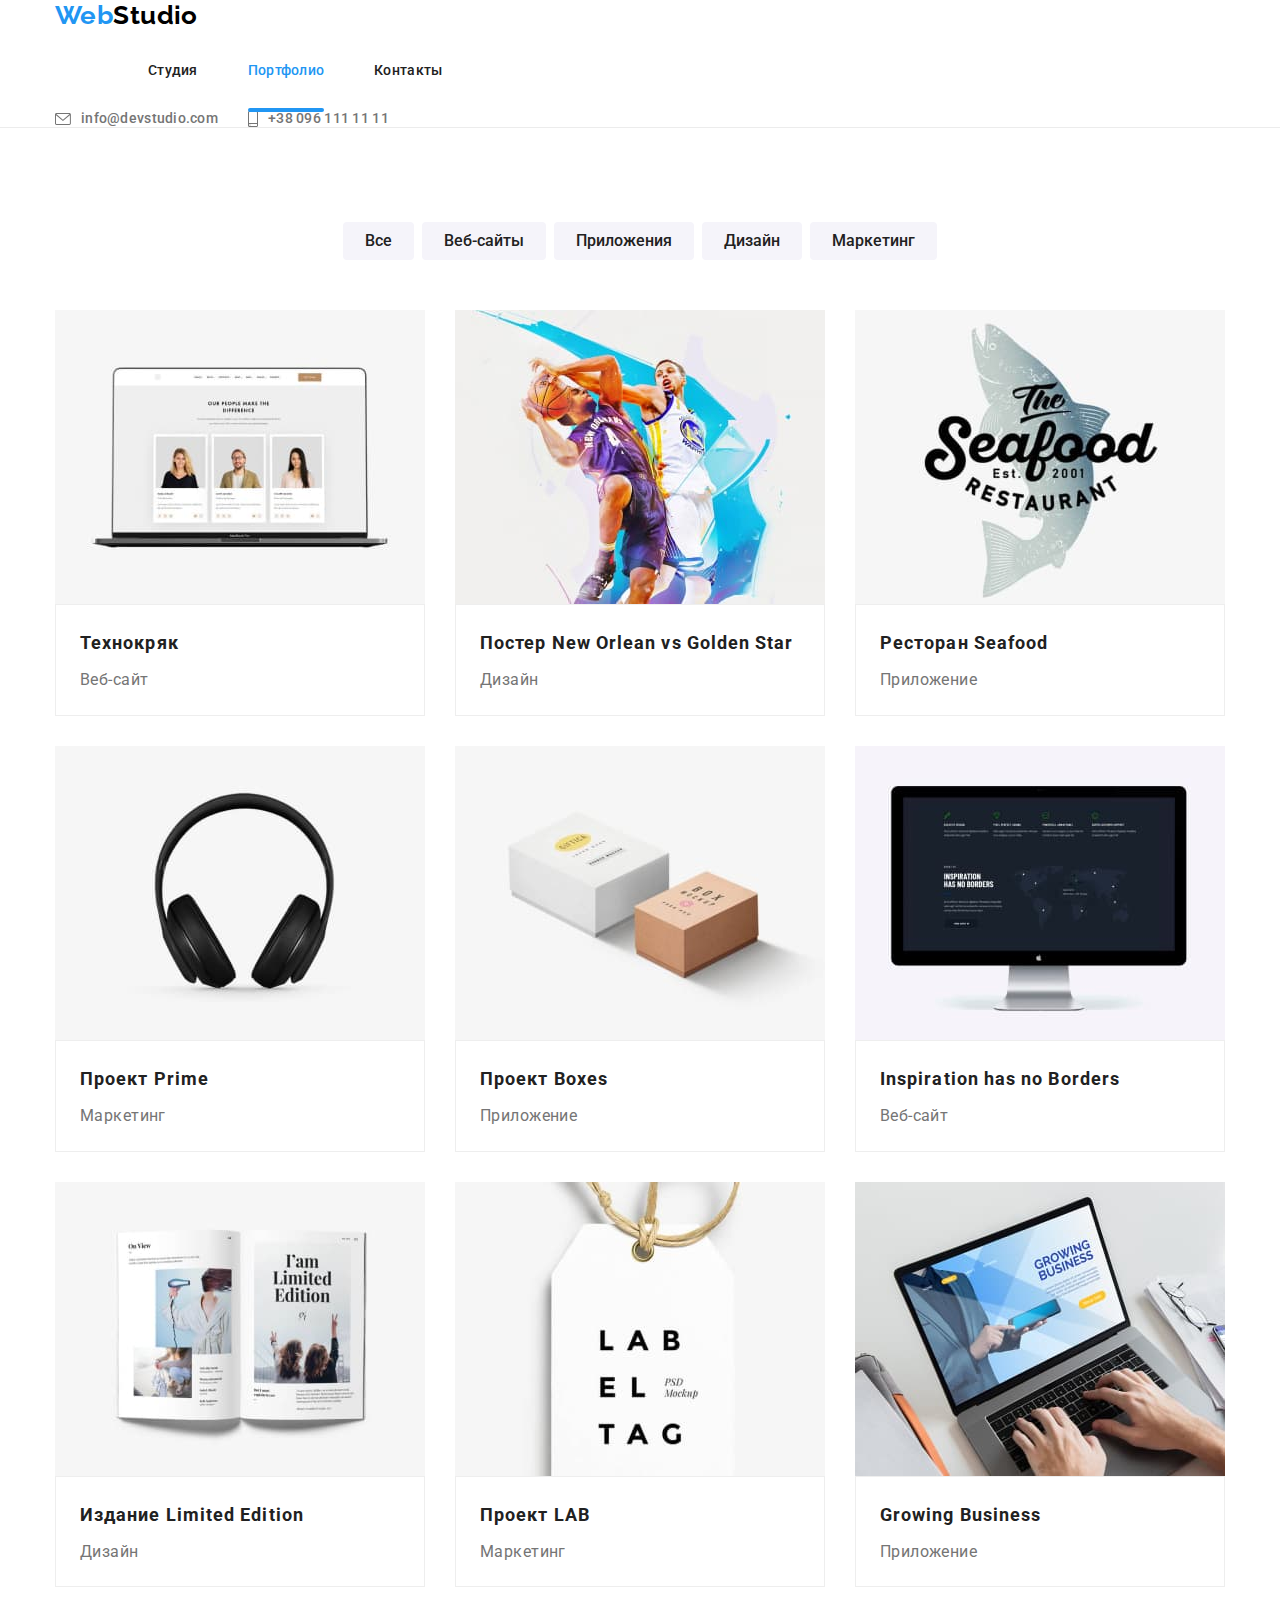
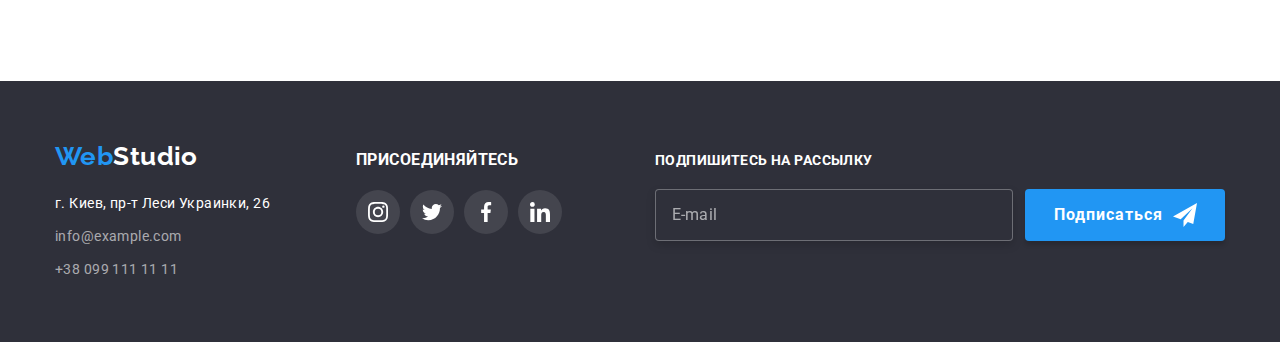
<file: portfolio.html>
<!DOCTYPE html>
<html lang="ru">

<head>
    <meta charset="UTF-8">
    <meta http-equiv="X-UA-Compatible" content="IE=edge">
    <meta name="viewport" content="width=device-width, initial-scale=1.0">
    <link rel="preconnect" href="https://fonts.googleapis.com">
    <link rel="preconnect" href="https://fonts.gstatic.com" crossorigin>
    <link
        href="https://fonts.googleapis.com/css2?family=Raleway:wght@700&family=Roboto:wght@400;500;700;900&display=swap"
        rel="stylesheet">
    <link rel="stylesheet"
        href="https://cdnjs.cloudflare.com/ajax/libs/modern-normalize/1.1.0/modern-normalize.min.css">
    <link rel="stylesheet" href="./css/main.min.css" />
    <title>WebStudio</title>
</head>

<body>
    <header class="header-portflio">
        <div class="container container--flex">
            <a href="#" class="logo"> <span class="logo__label-web">Web</span><span class="logo__label-studio">Studio</span></a>
            <nav class="site-nav">
                <ul class="site-nav__list">
                    <li class="site-nav__item"><a href="./index.html" class="site-nav__link">Студия</a></li>
                    <li class="site-nav__item"><a href="#" class="site-nav__link site-nav__link--current">Портфолио</a></li>
                    <li class="site-nav__item"><a href="#" class="site-nav__link">Контакты</a></li>
                </ul>
            </nav>
            <ul class="auth-nav">
                <li class="auth-nav__item"><a href="mailto:info@devstudio.com" class="auth-nav__link">
                    <svg class="auth-nav__icon" width="16" height="12">
                        <use href="./images/icons.svg#icon-envelope"></use>
                    </svg>info@devstudio.com
                    </a>
                </li>
                <li class="auth-nav__item"><a href="tel:+380961111111" class="auth-nav__link">
                    <svg class="auth-nav__icon" width="10" height="16">
                        <use href="./images/icons.svg#icon-smartphone"></use>
                    </svg>
                    +38 096 111 11 11</a></li>
            </ul>
        </div>
    </header>
    <main>
        <section class="section">
            <div class="container">
                <h1 class="section__title section__title--visually-hidden">Портфолио</h1>
                <ul class="filter">
                    <li class="filter__item"><button type="button" class="filter__button">Все</button></li>
                    <li class="filter__item"><button type="button" class="filter__button">Веб-сайты</button></li>
                    <li class="filter__item"><button type="button" class="filter__button">Приложения</button></li>
                    <li class="filter__item"><button type="button" class="filter__button">Дизайн</button></li>
                    <li class="filter__item"><button type="button" class="filter__button">Маркетинг</button></li>
                </ul>
                <ul class="portfolio">
                    <li class="portfolio__item">
                            <a href="#" class="portfolio__link">
                                <div class="portfolio__thumb">
                                <img src="./images/project1.jpg" alt="Открытый ноутбук,на мониторе которого отображается сайт" width="370">
                                <div class="portfolio__overlay">
                                    <p class="portfolio__description">Технокряк это современная площадка распространения коронавируса. Компании
                                        используют эту платформу для цифрового
                                        шпионажа и атак на защищённые сервера конкурентов.</p>
                                </div>
                                </div>
                                <div class="portfolio__content">
                                    <h2 class="portfolio__title">Технокряк</h2>
                                    <p class="portfolio__text">Веб-сайт</p>
                                </div>
                            </a>
                    </li>
                    <li class="portfolio__item">
                        <a href="#" class="portfolio__link">
                            <div class="portfolio__thumb">
                            <img src="./images/project2.jpg" alt="Изображены два баскетболиста во время игры. У одного из них в руках мяч."
                                width="370">
                            <div class="portfolio__overlay">
                                <p class="portfolio__description">Технокряк это современная площадка распространения коронавируса. Компании
                                    используют эту платформу для цифрового
                                    шпионажа и атак на защищённые сервера конкурентов.</p>
                            </div>
                            </div>
                            <div class="portfolio__content">
                                <h2 class="portfolio__title">Постер New Orlean vs Golden Star</h2>
                                <p class="portfolio__text">Дизайн</p>
                            </div>
                        </a>
                    </li>
                    <li class="portfolio__item">
                        <a href="#" class="portfolio__link">
                        <div class="portfolio__thumb">
                            <img src="./images/project3.jpg"
                                alt="Название рыбного ресторана Seafood. На заднем фоне изображена рыба. " width="370">
                            <div class="portfolio__overlay">
                                <p class="portfolio__description">Технокряк это современная площадка распространения коронавируса. Компании
                                    используют эту платформу для цифрового
                                    шпионажа и атак на защищённые сервера конкурентов.</p>
                            </div>
                            </div>
                                <div class="portfolio__content">
                                <h2 class="portfolio__title">Ресторан Seafood</h2>
                                <p class="portfolio__text">Приложение</p>
                            </div>


                        </a>
                    </li>
                    <li class="portfolio__item">
                        <a href="#" class="portfolio__link">
                            <div class="portfolio__thumb">
                            <img src="./images/project4.jpg" alt="Черные наушники" width="370">
                            <div class="portfolio__overlay">
                                <p class="portfolio__description">Технокряк это современная площадка распространения коронавируса. Компании
                                    используют эту платформу для цифрового
                                    шпионажа и атак на защищённые сервера конкурентов.</p>
                            </div>
                            </div>
                            <div class="portfolio__content">
                                <h2 class="portfolio__title">Проект Prime</h2>
                                <p class="portfolio__text">Маркетинг</p>
                            </div>
                        </a>
                    </li>
                    <li class="portfolio__item">
                        <a href="#" class="portfolio__link">
                            <div class="portfolio__thumb">
                            <img src="./images/project5.jpg"
                                alt="Две коробки. Одна белого цвета, вторая - светло-коричневого." width="370">
                            <div class="portfolio__overlay">
                                <p class="portfolio__description">Технокряк это современная площадка распространения коронавируса. Компании
                                    используют эту платформу для цифрового
                                    шпионажа и атак на защищённые сервера конкурентов.</p>
                            </div>
                            </div>
                                <div class="portfolio__content">
                                <h2 class="portfolio__title">Проект Boxes</h2>
                                <p class="portfolio__text">Приложение</p>
                            </div>

                        </a>
                    </li>
                    <li class="portfolio__item">
                        <a href="#" class="portfolio__link">
                            <div class="portfolio__thumb">
                            <img src="./images/project6.jpg" alt="Черный монитор. На экране которгоотображатся сайт."
                                width="370">
                                <div class="portfolio__overlay">
                                    <p class="portfolio__description">Технокряк это современная площадка распространения коронавируса. Компании
                                        используют эту платформу для цифрового
                                        шпионажа и атак на защищённые сервера конкурентов.</p>
                                </div>
                                </div>
                            <div class="portfolio__content">
                                <h2 class="portfolio__title">Inspiration has no Borders</h2>
                                <p class="portfolio__text">Веб-сайт</p>
                            </div>

                        </a>
                    </li>
                    <li class="portfolio__item">
                        <a href="#" class="portfolio__link">
                            <div class="portfolio__thumb">
                            <img src="./images/project7.jpg"
                                alt="Развернытый журнал. На страницах котогого размещены фотографии девушек."
                                width="370">
                                <div class="portfolio__overlay">
                                    <p class="portfolio__description">Технокряк это современная площадка распространения коронавируса. Компании
                                        используют эту платформу для цифрового
                                        шпионажа и атак на защищённые сервера конкурентов.</p>
                                </div>
                                </div>
                            <div class="portfolio__content">
                                <h2 class="portfolio__title">Издание Limited Edition</h2>
                                <p class="portfolio__text">Дизайн</p>
                            </div>

                        </a>
                    </li>
                    <li class="portfolio__item">
                        <a href="#" class="portfolio__link">
                            <div class="portfolio__thumb">
                            <img src="./images/project8.jpg" alt="Ярлык с надписью LABEL TAG" width="370">
                            <div class="portfolio__overlay">
                                <p class="portfolio__description">Технокряк это современная площадка распространения коронавируса. Компании
                                    используют эту платформу для цифрового
                                    шпионажа и атак на защищённые сервера конкурентов.</p>
                            </div>
                            </div>
                            <div class="portfolio__content">
                                <h2 class="portfolio__title">Проект LAB</h2>
                                <p class="portfolio__text">Маркетинг</p>
                            </div>

                        </a>
                    </li>
                    <li class="portfolio__item">
                        <a href="#" class="portfolio__link">
                            <div class="portfolio__thumb">
                            <img src="./images/project9.jpg" alt="Ноутбук и руки работающего на нем человека"
                                width="370">
                                <div class="portfolio__overlay">
                                    <p class="portfolio__description">Технокряк это современная площадка распространения коронавируса. Компании
                                        используют эту платформу для цифрового
                                        шпионажа и атак на защищённые сервера конкурентов.</p>
                                </div>
                                </div>
                            <div class="portfolio__content">
                                <h2 class="portfolio__title">Growing Business</h2>
                                <p class="portfolio__text">Приложение</p>
                            </div>

                        </a>
                    </li>
                </ul>
            </div>
        </section>
    </main>
    <footer class="footer">
    <div class="container container--footer-flex">
        <div class="footer__address">
            <a href="#" class="logo"><span class="logo__label-web">Web</span><span
                    class="logo__label-studio logo__label-studio--inverse">Studio</span></a>
            <address class="address">
                <ul class="address__list">
                    <li class="address__item">
                        <p class="address__text">г. Киев, пр-т Леси Украинки, 26</p>
                    </li>
                    <li class="address__item"><a href="mailto:info@example.com" class="address__link">info@example.com</a>
                    </li>
                    <li class="address__item"><a href="tel:+380991111111" class="address__link">+38 099 111 11 11</a></li>
                </ul>
            </address>
        </div>
    
        <div class="footer-social">
            <h3 class="footer-social__title">присоединяйтесь</h3>
            <ul class="footer-social__list">
                <li>
                    <a href="#" class="footer-social__link">
                        <svg class="footer-social__icon" width="20" height="20">
                            <use href="./images/icons.svg#icon-instagram-2"></use>
                        </svg>
                    </a>
                </li>
                <li>
                    <a href="#" class="footer-social__link">
                        <svg class="footer-social__icon" width="20" height="20">
                            <use href="./images/icons.svg#icon-twitter-1"></use>
                        </svg>
                    </a>
                </li>
                <li>
                    <a href="#" class="footer-social__link">
                        <svg class="footer-social__icon" width="20" height="20">
                            <use href="./images/icons.svg#icon-facebook-1"></use>
                        </svg>
                    </a>
                </li>
                <li>
                    <a href="#" class="footer-social__link">
                        <svg class="footer-social__icon" width="20" height="20">
                            <use href="./images/icons.svg#icon-linkedin-1"></use>
                        </svg>
                    </a>
                </li>
            </ul>
        </div>
        <form class="footer-form">
            <p class="footer-form__subscript">Подпишитесь на рассылку</p>
            <div class="footer-form__email">
                <div class="footer-form__field">
                    <label for="mail" class="footer-form__label"></label>
                    <input type="email" class="footer-form__input" name="email" id="mail" placeholder="E-mail">
                </div>
                <button class="footer-form__btn" type="submit">Подписаться
                        <svg class="footer-form__icon" width="24" height="24">
                            <use href="./images/icons.svg#icon-send"></use>
                        </svg>
                </button>
        
            </div>
        
        </form>
    </div>
    </footer>
</body>

</html>
</file>
<file: css/main.min.css>
body{background-color:#fff;color:#212121;font-family:Roboto, sans-serif;font-size:14px;line-height:1.14;letter-spacing:0.03em}ul{padding:0;list-style:none}a{text-decoration:none}h1,h2,h3,ul,p{margin:0}img{display:block;max-width:100%;height:auto}.logo{display:block}.logo__label-web,.logo__label-studio{font-family:Raleway;font-weight:700;font-size:26px;line-height:1.19}.logo__label-web{color:#2196f3}.logo__label-studio{color:#000000}.logo__label-studio--inverse{color:#fff}.header{position:relative;border-bottom:1px solid #ececec}.header-portflio{border-bottom:1px solid #ececec}.container{width:480px;padding-left:15px;padding-right:15px;margin-left:auto;margin-right:auto}@media screen and (max-width: 767px){.site-nav{display:none}.auth-nav{display:none}}@media screen and (min-width: 768px){.container{width:768px;padding-left:15px;padding-right:15px;margin-left:auto;margin-right:auto}.container--flex{-webkit-box-align:center;-webkit-align-items:center;-ms-flex-align:center;align-items:center}.site-nav{display:-webkit-box;display:-webkit-flex;display:-ms-flexbox;display:flex;margin-left:93px}.site-nav__list{display:-webkit-box;display:-webkit-flex;display:-ms-flexbox;display:flex}.site-nav__item:not(:last-child){margin-right:50px}.auth-nav__item:not(:last-child){margin-right:30px}.site-nav__link{display:block;padding-top:32px;padding-bottom:32px}.auth-nav__icon{margin-right:10px;fill:currentColor}.auth-nav{margin-left:auto}.auth-nav__link{display:-webkit-box;display:-webkit-flex;display:-ms-flexbox;display:flex;-webkit-box-align:center;-webkit-align-items:center;-ms-flex-align:center;align-items:center}.site-nav__link,.auth-nav__link{font-weight:500;letter-spacing:0.02em}.site-nav__link{color:#212121;-webkit-transition:color 250ms cubic-bezier(0.4, 0, 0.2, 1);-o-transition:color 250ms cubic-bezier(0.4, 0, 0.2, 1);transition:color 250ms cubic-bezier(0.4, 0, 0.2, 1)}.site-nav__link:hover,.site-nav__link:focus{color:#2196f3}.site-nav__link--current{position:relative;color:#2196f3;-webkit-transition:color 250ms cubic-bezier(0.4, 0, 0.2, 1);-o-transition:color 250ms cubic-bezier(0.4, 0, 0.2, 1);transition:color 250ms cubic-bezier(0.4, 0, 0.2, 1)}.site-nav__link--current::after{position:absolute;content:"";display:inline-block;width:100%;height:4px;left:0;bottom:-1px;background-color:#2196f3;-webkit-border-radius:2px;border-radius:2px}.auth-nav__link{color:#757575;-webkit-transition:color 250ms cubic-bezier(0.4, 0, 0.2, 1);-o-transition:color 250ms cubic-bezier(0.4, 0, 0.2, 1);transition:color 250ms cubic-bezier(0.4, 0, 0.2, 1)}.auth-nav__link:hover,.auth-nav__link:focus{color:#2196f3}}@media screen and (min-width: 1200px){.container{width:1200px}.auth-nav{display:-webkit-box;display:-webkit-flex;display:-ms-flexbox;display:flex;margin-left:auto}}.menu-toggle{min-height:40px;min-width:40px;display:-webkit-box;display:-webkit-flex;display:-ms-flexbox;display:flex;-webkit-box-align:end;-webkit-align-items:flex-end;-ms-flex-align:end;align-items:flex-end;-webkit-box-pack:left;-webkit-justify-content:left;-ms-flex-pack:left;justify-content:left;margin:0;padding:0;background-color:transparent;cursor:pointer;border:none;outline:none}.menu-toggle:hover,.menu-toggle:focus{color:#2196f3}@media (min-width: 768px){.menu-toggle{display:none}}.menu-container .menu-toggle{position:absolute;top:10px;right:15px;color:#212121}.menu-container{position:fixed;top:0;left:0;width:100vw;height:100vh;padding:48px 40px;background:#fff;-webkit-box-shadow:0px 4px 8px rgba(0,0,0,0.04),0px 2px 4px rgba(0,0,0,0.08),0px 1px 3px rgba(0,0,0,0.16);box-shadow:0px 4px 8px rgba(0,0,0,0.04),0px 2px 4px rgba(0,0,0,0.08),0px 1px 3px rgba(0,0,0,0.16);-webkit-transform:translateX(100%);-ms-transform:translateX(100%);transform:translateX(100%);-webkit-transition:-webkit-transform 250ms ease-in-out;transition:-webkit-transform 250ms ease-in-out;-o-transition:transform 250ms ease-in-out;transition:transform 250ms ease-in-out;transition:transform 250ms ease-in-out, -webkit-transform 250ms ease-in-out;z-index:999}.menu-container .is-open{-webkit-transform:translateX(0);-ms-transform:translateX(0);transform:translateX(0)}.mobile-menu{padding:0;margin:0;list-style:none}.mobile-nav__item:not(:last-child){margin-bottom:32px}.mobile-nav__link{display:block;font-weight:500;font-size:40px;line-height:1.18;text-align:center;letter-spacing:0.02em;color:#212121;text-decoration:none;-webkit-transition:color 250ms cubic-bezier(0.4, 0, 0.2, 1);-o-transition:color 250ms cubic-bezier(0.4, 0, 0.2, 1);transition:color 250ms cubic-bezier(0.4, 0, 0.2, 1)}.mobile-nav__link:hover,.mobile-nav__link:focus{color:#2196f3}.hero{max-width:480px;min-height:400px;padding:118px 0;margin-left:auto;margin-right:auto;background-color:#c4c4c4;background-image:-webkit-gradient(linear, left top, right top, from(rgba(47,48,58,0.4)), to(rgba(47,48,58,0.4))),url(../images/hero.jpg);background-image:-webkit-linear-gradient(left, rgba(47,48,58,0.4), rgba(47,48,58,0.4)),url(../images/hero.jpg);background-image:-o-linear-gradient(left, rgba(47,48,58,0.4), rgba(47,48,58,0.4)),url(../images/hero.jpg);background-image:linear-gradient(to right, rgba(47,48,58,0.4), rgba(47,48,58,0.4)),url(../images/hero.jpg);background-repeat:no-repeat;background-position:center;-webkit-background-size:cover;background-size:cover;text-align:center}.hero__title{width:360px;margin-top:0;margin-bottom:30px;margin-left:auto;margin-right:auto;color:#fff;font-weight:900;font-size:26px;line-height:1.62;letter-spacing:0.06em;text-transform:uppercase}@media screen and (min-width: 1200px){.hero{max-width:1600px;min-height:600px;padding:200px 0;margin-left:auto;margin-right:auto;background-color:#c4c4c4;background-image:-webkit-gradient(linear, left top, right top, from(rgba(47,48,58,0.4)), to(rgba(47,48,58,0.4))),url(../images/hero.jpg);background-image:-webkit-linear-gradient(left, rgba(47,48,58,0.4), rgba(47,48,58,0.4)),url(../images/hero.jpg);background-image:-o-linear-gradient(left, rgba(47,48,58,0.4), rgba(47,48,58,0.4)),url(../images/hero.jpg);background-image:linear-gradient(to right, rgba(47,48,58,0.4), rgba(47,48,58,0.4)),url(../images/hero.jpg);background-repeat:no-repeat;background-position:center;-webkit-background-size:cover;background-size:cover;text-align:center}.hero__title{width:696px;font-size:44px;line-height:1.36}}.hero__button{display:inline-block;min-width:200px;padding:10px 32px;color:#fff;background-color:#2196f3;text-shadow:0px 4px 4px rgba(0,0,0,0.25);-webkit-box-shadow:0px 4px 4px rgba(0,0,0,0.15);box-shadow:0px 4px 4px rgba(0,0,0,0.15);border:0px solid transparent;-webkit-border-radius:4px;border-radius:4px;cursor:pointer;font-family:inherit;font-weight:700;font-size:16px;line-height:1.87;letter-spacing:0.06em;-webkit-transition:background-color 250ms cubic-bezier(0.4, 0, 0.2, 1);-o-transition:background-color 250ms cubic-bezier(0.4, 0, 0.2, 1);transition:background-color 250ms cubic-bezier(0.4, 0, 0.2, 1)}.hero__button:hover,.hero__button:focus{background-color:#188ce8}.backdrop{position:fixed;top:0;left:0;opacity:1;-webkit-transition:opacity 250ms cubic-bezier(0.4, 0, 0.2, 1);-o-transition:opacity 250ms cubic-bezier(0.4, 0, 0.2, 1);transition:opacity 250ms cubic-bezier(0.4, 0, 0.2, 1);width:100%;height:100%;background-color:rgba(0,0,0,0.2);z-index:2}.backdrop.is-hidden{opacity:0;pointer-events:none}.backdrop.is-hidden .modal{-webkit-transform:translate(-50%, -50%) scale(0.9);-ms-transform:translate(-50%, -50%) scale(0.9);transform:translate(-50%, -50%) scale(0.9)}.modal{position:absolute;top:50%;left:50%;-webkit-transform:translate(-50%, -50%) scale(1);-ms-transform:translate(-50%, -50%) scale(1);transform:translate(-50%, -50%) scale(1);min-width:528px;min-height:581px;background-color:#fff;-webkit-border-radius:4px;border-radius:4px;border:1px solid #000000;-webkit-box-shadow:0px 1px 3px rgba(0,0,0,0.12),0px 1px 1px rgba(0,0,0,0.14),0px 2px 1px rgba(0,0,0,0.2);box-shadow:0px 1px 3px rgba(0,0,0,0.12),0px 1px 1px rgba(0,0,0,0.14),0px 2px 1px rgba(0,0,0,0.2);-webkit-transition:-webkit-transform 250ms cubic-bezier(0.4, 0, 0.2, 1);transition:-webkit-transform 250ms cubic-bezier(0.4, 0, 0.2, 1);-o-transition:transform 250ms cubic-bezier(0.4, 0, 0.2, 1);transition:transform 250ms cubic-bezier(0.4, 0, 0.2, 1);transition:transform 250ms cubic-bezier(0.4, 0, 0.2, 1), -webkit-transform 250ms cubic-bezier(0.4, 0, 0.2, 1)}.modal__button{cursor:pointer;position:absolute;width:30px;height:30px;top:8px;right:8px;padding:0;border:1px solid #000;display:-webkit-box;display:-webkit-flex;display:-ms-flexbox;display:flex;-webkit-box-pack:center;-webkit-justify-content:center;-ms-flex-pack:center;justify-content:center;-webkit-box-align:center;-webkit-align-items:center;-ms-flex-align:center;align-items:center;fill:#afb1b8;background-color:#fff;-webkit-border-radius:50%;border-radius:50%}.form{padding:40px}.form__feedback{font-weight:700;font-size:20px;line-height:1.15;text-align:center;margin-bottom:12px}.form__field{position:relative;display:block;margin-bottom:10px}.form__field-comment{position:relative;display:block;margin-bottom:20px}.form__label{display:block;margin-bottom:4px;font-size:12px;line-height:1.17;letter-spacing:0.01em;text-align:left;color:#757575;cursor:pointer}.form__checkbox{line-height:1.71;color:#757575}.form__checkbox-link{line-height:1.71;color:#2196f3;text-decoration:underline}.form__input{width:100%;margin:0;padding-top:11px;padding-bottom:11px;padding-left:42px;font:inherit;border:1px solid rgba(33,33,33,0.2);-webkit-border-radius:4px;border-radius:4px;-webkit-transition:border-color 250ms cubic-bezier(0.4, 0, 0.2, 1);-o-transition:border-color 250ms cubic-bezier(0.4, 0, 0.2, 1);transition:border-color 250ms cubic-bezier(0.4, 0, 0.2, 1)}.form__icon{position:absolute;top:50%;left:12px;display:inline-block;-webkit-transition:fill 250ms cubic-bezier(0.4, 0, 0.2, 1);-o-transition:fill 250ms cubic-bezier(0.4, 0, 0.2, 1);transition:fill 250ms cubic-bezier(0.4, 0, 0.2, 1)}.form__textarea{position:relative;display:block;padding:12px 16px;width:100%;height:120px;font:inherit;border:1px solid rgba(33,33,33,0.2);-webkit-border-radius:4px;border-radius:4px;resize:none;cursor:pointer;-webkit-transition:border-color 250ms cubic-bezier(0.4, 0, 0.2, 1);-o-transition:border-color 250ms cubic-bezier(0.4, 0, 0.2, 1);transition:border-color 250ms cubic-bezier(0.4, 0, 0.2, 1)}.form__field textarea::-webkit-input-placeholder{font-size:12px;line-height:1.17;letter-spacing:0.01em;color:rgba(117,117,117,0.5)}.form__field textarea:-ms-input-placeholder{font-size:12px;line-height:1.17;letter-spacing:0.01em;color:rgba(117,117,117,0.5)}.form__field textarea::-ms-input-placeholder{font-size:12px;line-height:1.17;letter-spacing:0.01em;color:rgba(117,117,117,0.5)}.form__field textarea::placeholder{font-size:12px;line-height:1.17;letter-spacing:0.01em;color:rgba(117,117,117,0.5)}.form__field:focus-within>.form__input{border-color:#2196f3;outline:none}.form__field:focus-within>.form__icon{fill:#2196f3}.form__field-comment:focus-within>.form__textarea{border-color:#2196f3;outline:none}.form__imput-checkbox{position:absolute;clip:rect(0 0 0 0);width:1px;height:1px;margin:-1px;border:0;padding:0;overflow:hidden}.form__checkbox{display:-webkit-box;display:-webkit-flex;display:-ms-flexbox;display:flex;-webkit-box-align:center;-webkit-align-items:center;-ms-flex-align:center;align-items:center;margin-bottom:30px}.form__checkbox-box{display:-webkit-box;display:-webkit-flex;display:-ms-flexbox;display:flex;-webkit-box-align:center;-webkit-align-items:center;-ms-flex-align:center;align-items:center;width:16px;height:15px;margin-right:7px;border:2px solid #212121;-webkit-border-radius:2px;border-radius:2px}.form__imput-checkbox:checked+.form__checkbox-box{border-color:#2196f3;background-color:#2196f3;-webkit-background-size:contain;background-size:contain;-webkit-background-origin:border-box;background-origin:border-box}.form__button{display:inline-block;min-width:200px;padding:10px 56px;color:#fff;background-color:#2196f3;-webkit-box-shadow:0px 4px 4px rgba(0,0,0,0.15);box-shadow:0px 4px 4px rgba(0,0,0,0.15);border:0px solid transparent;-webkit-border-radius:4px;border-radius:4px;cursor:pointer;font-family:inherit;font-weight:700;font-size:16px;line-height:1.87;text-align:center;letter-spacing:0.06em;-webkit-transition:background-color 250ms cubic-bezier(0.4, 0, 0.2, 1);-o-transition:background-color 250ms cubic-bezier(0.4, 0, 0.2, 1);transition:background-color 250ms cubic-bezier(0.4, 0, 0.2, 1)}.form__button:hover,.form__button:focus{background-color:#188ce8}.section{padding-top:60px;padding-bottom:60px}.section__title{margin-bottom:30px;font-weight:700;font-size:28px;line-height:1.18;text-align:center}.section__title--visually-hidden{position:absolute;clip:rect(0 0 0 0);width:1px;height:1px;margin:-1px}.section__subtitle{margin-bottom:10px;color:#212121;font-weight:700;text-align:center;text-transform:uppercase}.section__text{line-height:1.71;color:#757575}.feature__thumb{width:450px;height:226px;display:-webkit-box;display:-webkit-flex;display:-ms-flexbox;display:flex;-webkit-box-pack:center;-webkit-justify-content:center;-ms-flex-pack:center;justify-content:center;-webkit-box-align:center;-webkit-align-items:center;-ms-flex-align:center;align-items:center;background-color:#f5f4fa;-webkit-border-radius:4px;border-radius:4px}.feature__thumb:not(:last-child){margin-bottom:30px}@media screen and (min-width: 768px){.feature{display:-webkit-box;display:-webkit-flex;display:-ms-flexbox;display:flex;-webkit-flex-wrap:wrap;-ms-flex-wrap:wrap;flex-wrap:wrap}.feature__item{width:-webkit-calc((100% - 30px) / 2);width:calc((100% - 30px) / 2)}.feature__item:not(:nth-child(2n)){margin-right:30px}.feature__item .feature__thumb{width:354px;height:226px}.feature__item .feature__thumb:not(:nth-last-child(-n+2)){margin-bottom:30px}}@media screen and (min-width: 768px) and (min-width: 1200px){.section{padding-top:94px;padding-bottom:94px}.section__title{margin-bottom:50px;font-weight:700;font-size:36px;line-height:1.17}.feature__item{width:-webkit-calc((100% - 3 * 30px) / 4);width:calc((100% - 3 * 30px) / 4)}.feature__item:not(:last-child){margin-right:30px}}@media screen and (min-width: 768px){.feature__thumb{width:270px;height:120px;display:-webkit-box;display:-webkit-flex;display:-ms-flexbox;display:flex;-webkit-box-pack:center;-webkit-justify-content:center;-ms-flex-pack:center;justify-content:center;-webkit-box-align:center;-webkit-align-items:center;-ms-flex-align:center;align-items:center;margin-bottom:30px;background-color:#f5f4fa;-webkit-border-radius:4px;border-radius:4px}}@media screen and (max-width: 1199px){.section--retreat{display:none}}.section--retreat{padding-top:0}.work{display:-webkit-box;display:-webkit-flex;display:-ms-flexbox;display:flex}.work__item{position:relative}.work__item:not(:last-child){margin-right:30px}.work__thumb{position:absolute;left:0;bottom:0;width:100%;height:70px;display:-webkit-box;display:-webkit-flex;display:-ms-flexbox;display:flex;-webkit-box-pack:center;-webkit-justify-content:center;-ms-flex-pack:center;justify-content:center;-webkit-box-align:center;-webkit-align-items:center;-ms-flex-align:center;align-items:center;padding-top:27px;padding-bottom:27px;background-color:rgba(47,48,58,0.8)}.work__title{font-weight:700;font-size:14px;text-align:center;text-transform:uppercase;color:#fff}.section--background{background-color:#f5f4fa}.team-card{display:-webkit-box;display:-webkit-flex;display:-ms-flexbox;display:flex}.team-card__item{width:-webkit-calc((100% -3 * 30px) / 4);width:calc((100% -3 * 30px) / 4);background:#fff;-webkit-box-shadow:0px 1px 3px rgba(0,0,0,0.12),0px 1px 1px rgba(0,0,0,0.14),0px 2px 1px rgba(0,0,0,0.2);box-shadow:0px 1px 3px rgba(0,0,0,0.12),0px 1px 1px rgba(0,0,0,0.14),0px 2px 1px rgba(0,0,0,0.2);-webkit-border-radius:0px 0px 4px 4px;border-radius:0px 0px 4px 4px}.team-card__item:not(:last-child){margin-right:30px}.team-card__title{margin-bottom:10px;font-weight:500;font-size:16px;line-height:1.19;text-align:center}.team-card__text{font-size:16px;line-height:1.19;text-align:center}.team-card__box{padding-top:30px;padding-bottom:30px}.social{display:-webkit-box;display:-webkit-flex;display:-ms-flexbox;display:flex;-webkit-box-pack:center;-webkit-justify-content:center;-ms-flex-pack:center;justify-content:center;margin-top:16px}.social__item:not(:last-child){margin-right:10px}.social__link{width:44px;height:44px;fill:#afb1b8;background-color:#fff;-webkit-border-radius:50%;border-radius:50%;display:-webkit-box;display:-webkit-flex;display:-ms-flexbox;display:flex;-webkit-box-pack:center;-webkit-justify-content:center;-ms-flex-pack:center;justify-content:center;-webkit-box-align:center;-webkit-align-items:center;-ms-flex-align:center;align-items:center;-webkit-transition:background-color 250ms cubic-bezier(0.4, 0, 0.2, 1);-o-transition:background-color 250ms cubic-bezier(0.4, 0, 0.2, 1);transition:background-color 250ms cubic-bezier(0.4, 0, 0.2, 1)}.social__link:hover,.social__link:focus{background-color:#2196f3;fill:#fff}.social__icon{-webkit-transition:fill 250ms cubic-bezier(0.4, 0, 0.2, 1);-o-transition:fill 250ms cubic-bezier(0.4, 0, 0.2, 1);transition:fill 250ms cubic-bezier(0.4, 0, 0.2, 1)}.client-social{display:-webkit-box;display:-webkit-flex;display:-ms-flexbox;display:flex;-webkit-box-pack:justify;-webkit-justify-content:space-between;-ms-flex-pack:justify;justify-content:space-between;margin-left:auto;margin-right:auto}.client-social__link{width:170px;height:92px;fill:#afb1b8;border:1px solid #afb1b8;-webkit-border-radius:4px;border-radius:4px;display:-webkit-box;display:-webkit-flex;display:-ms-flexbox;display:flex;-webkit-box-pack:center;-webkit-justify-content:center;-ms-flex-pack:center;justify-content:center;-webkit-box-align:center;-webkit-align-items:center;-ms-flex-align:center;align-items:center;-webkit-transition:border 250ms cubic-bezier(0.4, 0, 0.2, 1),fill 250ms cubic-bezier(0.4, 0, 0.2, 1);-o-transition:border 250ms cubic-bezier(0.4, 0, 0.2, 1),fill 250ms cubic-bezier(0.4, 0, 0.2, 1);transition:border 250ms cubic-bezier(0.4, 0, 0.2, 1),fill 250ms cubic-bezier(0.4, 0, 0.2, 1)}.client-social__link:hover,.client-social__link:focus{border:1px solid #2196f3;fill:#2196f3}.client-social__icon{height:60px}.filter{display:-webkit-box;display:-webkit-flex;display:-ms-flexbox;display:flex;-webkit-box-pack:center;-webkit-justify-content:center;-ms-flex-pack:center;justify-content:center;margin-bottom:50px}.filter__item:not(:last-child){margin-right:8px}.filter__button{border:transparent;padding:6px 22px;-webkit-border-radius:4px;border-radius:4px;color:#212121;background-color:#f5f4fa;cursor:pointer;font-family:inherit;font-weight:500;font-size:16px;line-height:1.62;text-align:center;-webkit-transition:color 250ms cubic-bezier(0.4, 0, 0.2, 1),background-color 250ms cubic-bezier(0.4, 0, 0.2, 1),-webkit-box-shadow 250ms cubic-bezier(0.4, 0, 0.2, 1);transition:color 250ms cubic-bezier(0.4, 0, 0.2, 1),background-color 250ms cubic-bezier(0.4, 0, 0.2, 1),-webkit-box-shadow 250ms cubic-bezier(0.4, 0, 0.2, 1);-o-transition:color 250ms cubic-bezier(0.4, 0, 0.2, 1),background-color 250ms cubic-bezier(0.4, 0, 0.2, 1),box-shadow 250ms cubic-bezier(0.4, 0, 0.2, 1);transition:color 250ms cubic-bezier(0.4, 0, 0.2, 1),background-color 250ms cubic-bezier(0.4, 0, 0.2, 1),box-shadow 250ms cubic-bezier(0.4, 0, 0.2, 1);transition:color 250ms cubic-bezier(0.4, 0, 0.2, 1),background-color 250ms cubic-bezier(0.4, 0, 0.2, 1),box-shadow 250ms cubic-bezier(0.4, 0, 0.2, 1),-webkit-box-shadow 250ms cubic-bezier(0.4, 0, 0.2, 1)}.filter__button:hover,.filter__button:focus{color:#fff;background-color:#2196f3;-webkit-box-shadow:0px 3px 1px rgba(0,0,0,0.1),0px 1px 2px rgba(0,0,0,0.08),0px 2px 2px rgba(0,0,0,0.12);box-shadow:0px 3px 1px rgba(0,0,0,0.1),0px 1px 2px rgba(0,0,0,0.08),0px 2px 2px rgba(0,0,0,0.12)}.portfolio{display:-webkit-box;display:-webkit-flex;display:-ms-flexbox;display:flex;-webkit-flex-wrap:wrap;-ms-flex-wrap:wrap;flex-wrap:wrap;margin:0}.portfolio__item{width:-webkit-calc((100% - 2 * 30px) / 3);width:calc((100% - 2 * 30px) / 3)}.portfolio__item:not(:nth-child(3n)){margin-right:30px}.portfolio__item:not(:nth-last-child(-n+3)){margin-bottom:30px}.portfolio__link{display:block;-webkit-transition:-webkit-box-shadow 250ms cubic-bezier(0.4, 0, 0.2, 1);transition:-webkit-box-shadow 250ms cubic-bezier(0.4, 0, 0.2, 1);-o-transition:box-shadow 250ms cubic-bezier(0.4, 0, 0.2, 1);transition:box-shadow 250ms cubic-bezier(0.4, 0, 0.2, 1);transition:box-shadow 250ms cubic-bezier(0.4, 0, 0.2, 1), -webkit-box-shadow 250ms cubic-bezier(0.4, 0, 0.2, 1)}.portfolio__link:hover,.portfolio__link:focus{-webkit-box-shadow:0px 1px 1px rgba(0,0,0,0.12),0px 4px 4px rgba(0,0,0,0.06),1px 4px 6px rgba(0,0,0,0.16);box-shadow:0px 1px 1px rgba(0,0,0,0.12),0px 4px 4px rgba(0,0,0,0.06),1px 4px 6px rgba(0,0,0,0.16)}.portfolio__link:hover .portfolio__overlay,.portfolio__link:focus .portfolio__overlay{-webkit-transform:translateY(0);-ms-transform:translateY(0);transform:translateY(0)}.portfolio__thumb{position:relative;overflow:hidden}.portfolio__overlay{position:absolute;top:0;left:0;width:100%;height:100%;background-color:rgba(33,150,243,0.9);-webkit-transform:translateY(100%);-ms-transform:translateY(100%);transform:translateY(100%);-webkit-transition:-webkit-transform 250ms cubic-bezier(0.4, 0, 0.2, 1);transition:-webkit-transform 250ms cubic-bezier(0.4, 0, 0.2, 1);-o-transition:transform 250ms cubic-bezier(0.4, 0, 0.2, 1);transition:transform 250ms cubic-bezier(0.4, 0, 0.2, 1);transition:transform 250ms cubic-bezier(0.4, 0, 0.2, 1), -webkit-transform 250ms cubic-bezier(0.4, 0, 0.2, 1)}.portfolio__description{position:absolute;padding:24px 63px;font-size:18px;line-height:1.56;color:#fff}.portfolio__content{padding:20px 24px;background:#fff;border:1px solid #eeeeee}.portfolio__title{margin-bottom:4px;color:#212121;font-weight:700;font-size:18px;line-height:2;letter-spacing:0.06em}.portfolio__text{color:#757575;font-size:16px;line-height:1.87}.footer{padding-top:60px;padding-bottom:60px;background-color:#2f303a}.container--footer-flex{display:-webkit-box;display:-webkit-flex;display:-ms-flexbox;display:flex;-webkit-box-align:baseline;-webkit-align-items:baseline;-ms-flex-align:baseline;align-items:baseline}.footer__address{display:block;min-width:231px}.address__item:not(:last-child){margin-bottom:9px}.address{font-style:normal;margin-top:20px}.address__text{line-height:1.71;color:#fff}.address__link{color:rgba(255,255,255,0.6);font-style:normal;font-weight:400;line-height:1.71;letter-spacing:0.03em;-webkit-transition:color 250ms cubic-bezier(0.4, 0, 0.2, 1);-o-transition:color 250ms cubic-bezier(0.4, 0, 0.2, 1);transition:color 250ms cubic-bezier(0.4, 0, 0.2, 1)}.address__link:hover,.address__link:focus{color:#2196f3}.footer-social{display:-webkit-box;display:-webkit-flex;display:-ms-flexbox;display:flex;-webkit-box-orient:vertical;-webkit-box-direction:normal;-webkit-flex-direction:column;-ms-flex-direction:column;flex-direction:column;-webkit-box-align:start;-webkit-align-items:flex-start;-ms-flex-align:start;align-items:flex-start;padding:0;margin-left:70px}.footer-social__title{width:145px;color:#fff;font-weight:700;text-transform:uppercase}.footer-social__list{width:206px;display:-webkit-box;display:-webkit-flex;display:-ms-flexbox;display:flex;-webkit-box-pack:justify;-webkit-justify-content:space-between;-ms-flex-pack:justify;justify-content:space-between;margin-top:20px}.footer-social__link{width:44px;height:44px;fill:#fff;background-color:rgba(255,255,255,0.1);-webkit-border-radius:50%;border-radius:50%;display:-webkit-box;display:-webkit-flex;display:-ms-flexbox;display:flex;-webkit-box-pack:center;-webkit-justify-content:center;-ms-flex-pack:center;justify-content:center;-webkit-box-align:center;-webkit-align-items:center;-ms-flex-align:center;align-items:center;-webkit-transition:background-color 250ms cubic-bezier(0.4, 0, 0.2, 1);-o-transition:background-color 250ms cubic-bezier(0.4, 0, 0.2, 1);transition:background-color 250ms cubic-bezier(0.4, 0, 0.2, 1)}.footer-social__link:hover,.footer-social__link:focus{background-color:#2196f3}.footer-social__icon{height:20px}.footer-form{display:-webkit-inline-box;display:-webkit-inline-flex;display:-ms-inline-flexbox;display:inline-flex;-webkit-box-orient:vertical;-webkit-box-direction:normal;-webkit-flex-direction:column;-ms-flex-direction:column;flex-direction:column;margin-left:93px}.footer-form__subscript{margin-bottom:20px;font-weight:700;text-transform:uppercase;color:#fff}.footer-form__field{display:-webkit-box;display:-webkit-flex;display:-ms-flexbox;display:flex}.footer-form__field input::-webkit-input-placeholder{font-family:inherit;font-weight:400;font-size:16px;line-height:1.25;letter-spacing:0.01em;color:rgba(255,255,255,0.6)}.footer-form__field input:-ms-input-placeholder{font-family:inherit;font-weight:400;font-size:16px;line-height:1.25;letter-spacing:0.01em;color:rgba(255,255,255,0.6)}.footer-form__field input::-ms-input-placeholder{font-family:inherit;font-weight:400;font-size:16px;line-height:1.25;letter-spacing:0.01em;color:rgba(255,255,255,0.6)}.footer-form__field input::placeholder{font-family:inherit;font-weight:400;font-size:16px;line-height:1.25;letter-spacing:0.01em;color:rgba(255,255,255,0.6)}.footer-form__input{padding-top:15px;padding-bottom:15px;padding-left:16px;min-width:358px;min-height:50px;border:1px solid rgba(255,255,255,0.3);-webkit-filter:drop-shadow(0px 4px 4px rgba(0,0,0,0.15));filter:drop-shadow(0px 4px 4px rgba(0,0,0,0.15));-webkit-border-radius:4px;border-radius:4px;background-color:#2f303a;font-family:inherit;font-size:16px;line-height:1.25;letter-spacing:0.01em;color:#fff}.footer-form__btn{display:-webkit-box;display:-webkit-flex;display:-ms-flexbox;display:flex;-webkit-box-align:center;-webkit-align-items:center;-ms-flex-align:center;align-items:center;min-width:200px;padding:10px 28px 10px 29px;margin-left:12px;color:#fff;background-color:#2196f3;-webkit-box-shadow:0px 4px 4px rgba(0,0,0,0.15);box-shadow:0px 4px 4px rgba(0,0,0,0.15);border:0px solid transparent;-webkit-border-radius:4px;border-radius:4px;cursor:pointer;font-family:inherit;font-weight:700;font-size:16px;line-height:1.87;text-align:center;letter-spacing:0.06em;-webkit-transition:background-color 250ms cubic-bezier(0.4, 0, 0.2, 1);-o-transition:background-color 250ms cubic-bezier(0.4, 0, 0.2, 1);transition:background-color 250ms cubic-bezier(0.4, 0, 0.2, 1)}.footer-form__btn:hover,.footer-form__btn:focus{background-color:#188ce8}.footer-form__icon{display:-webkit-box;display:-webkit-flex;display:-ms-flexbox;display:flex;-webkit-box-align:center;-webkit-align-items:center;-ms-flex-align:center;align-items:center;margin-left:10px}.footer-form__email{display:-webkit-box;display:-webkit-flex;display:-ms-flexbox;display:flex}
/*# sourceMappingURL=main.min.css.map */
</file>
